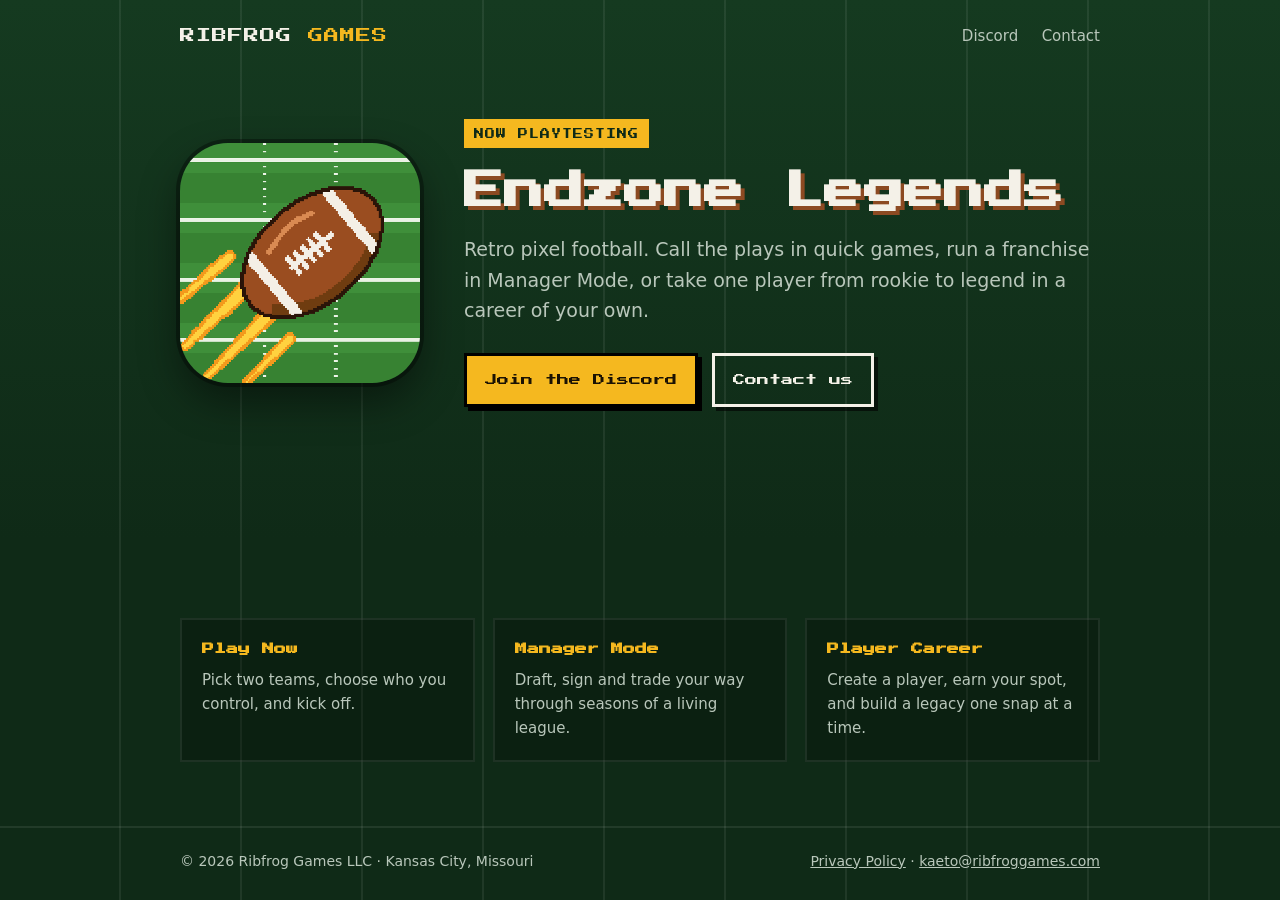
<file: index.html>
<!doctype html>
<html lang="en">
<head>
  <meta charset="utf-8">
  <meta name="viewport" content="width=device-width, initial-scale=1">
  <title>Ribfrog Games</title>
  <meta name="description" content="Ribfrog Games is an independent game studio in Kansas City, Missouri, making Endzone Legends, a retro pixel-art football game.">
  <link rel="icon" type="image/png" href="favicon.png">
  <link rel="apple-touch-icon" href="apple-touch-icon.png">
  <link rel="preconnect" href="https://fonts.googleapis.com">
  <link rel="preconnect" href="https://fonts.gstatic.com" crossorigin>
  <link href="https://fonts.googleapis.com/css2?family=Press+Start+2P&display=swap" rel="stylesheet">
  <link rel="stylesheet" href="style.css">
</head>
<body>
  <header class="site-header">
    <div class="wrap">
      <a class="wordmark" href="/">RIBFROG <span>GAMES</span></a>
      <nav class="nav">
        <a href="https://discord.gg/bfarv9rrSc">Discord</a>
        <a href="mailto:kaeto@ribfroggames.com">Contact</a>
      </nav>
    </div>
  </header>

  <main class="hero">
    <div class="wrap">
      <img class="game-icon" src="endzone-legends-icon.png" alt="Endzone Legends app icon: a pixel-art football flying over the field" width="240" height="240">
      <div>
        <span class="eyebrow">NOW PLAYTESTING</span>
        <h1>Endzone Legends</h1>
        <p class="lede">Retro pixel football. Call the plays in quick games, run a franchise in Manager Mode, or take one player from rookie to legend in a career of your own.</p>
        <div class="buttons">
          <a class="btn btn-primary" href="https://discord.gg/bfarv9rrSc">Join the Discord</a>
          <a class="btn btn-ghost" href="mailto:kaeto@ribfroggames.com">Contact us</a>
        </div>
      </div>
    </div>
  </main>

  <section class="features" aria-label="Game modes">
    <div class="wrap">
      <ul>
        <li>
          <h2>Play Now</h2>
          <p>Pick two teams, choose who you control, and kick off.</p>
        </li>
        <li>
          <h2>Manager Mode</h2>
          <p>Draft, sign and trade your way through seasons of a living league.</p>
        </li>
        <li>
          <h2>Player Career</h2>
          <p>Create a player, earn your spot, and build a legacy one snap at a time.</p>
        </li>
      </ul>
    </div>
  </section>

  <footer class="site-footer">
    <div class="wrap">
      <span>&copy; 2026 Ribfrog Games LLC &middot; Kansas City, Missouri</span>
      <span><a href="privacy.html">Privacy Policy</a> &middot; <a href="mailto:kaeto@ribfroggames.com">kaeto@ribfroggames.com</a></span>
    </div>
  </footer>
</body>
</html>
</file>
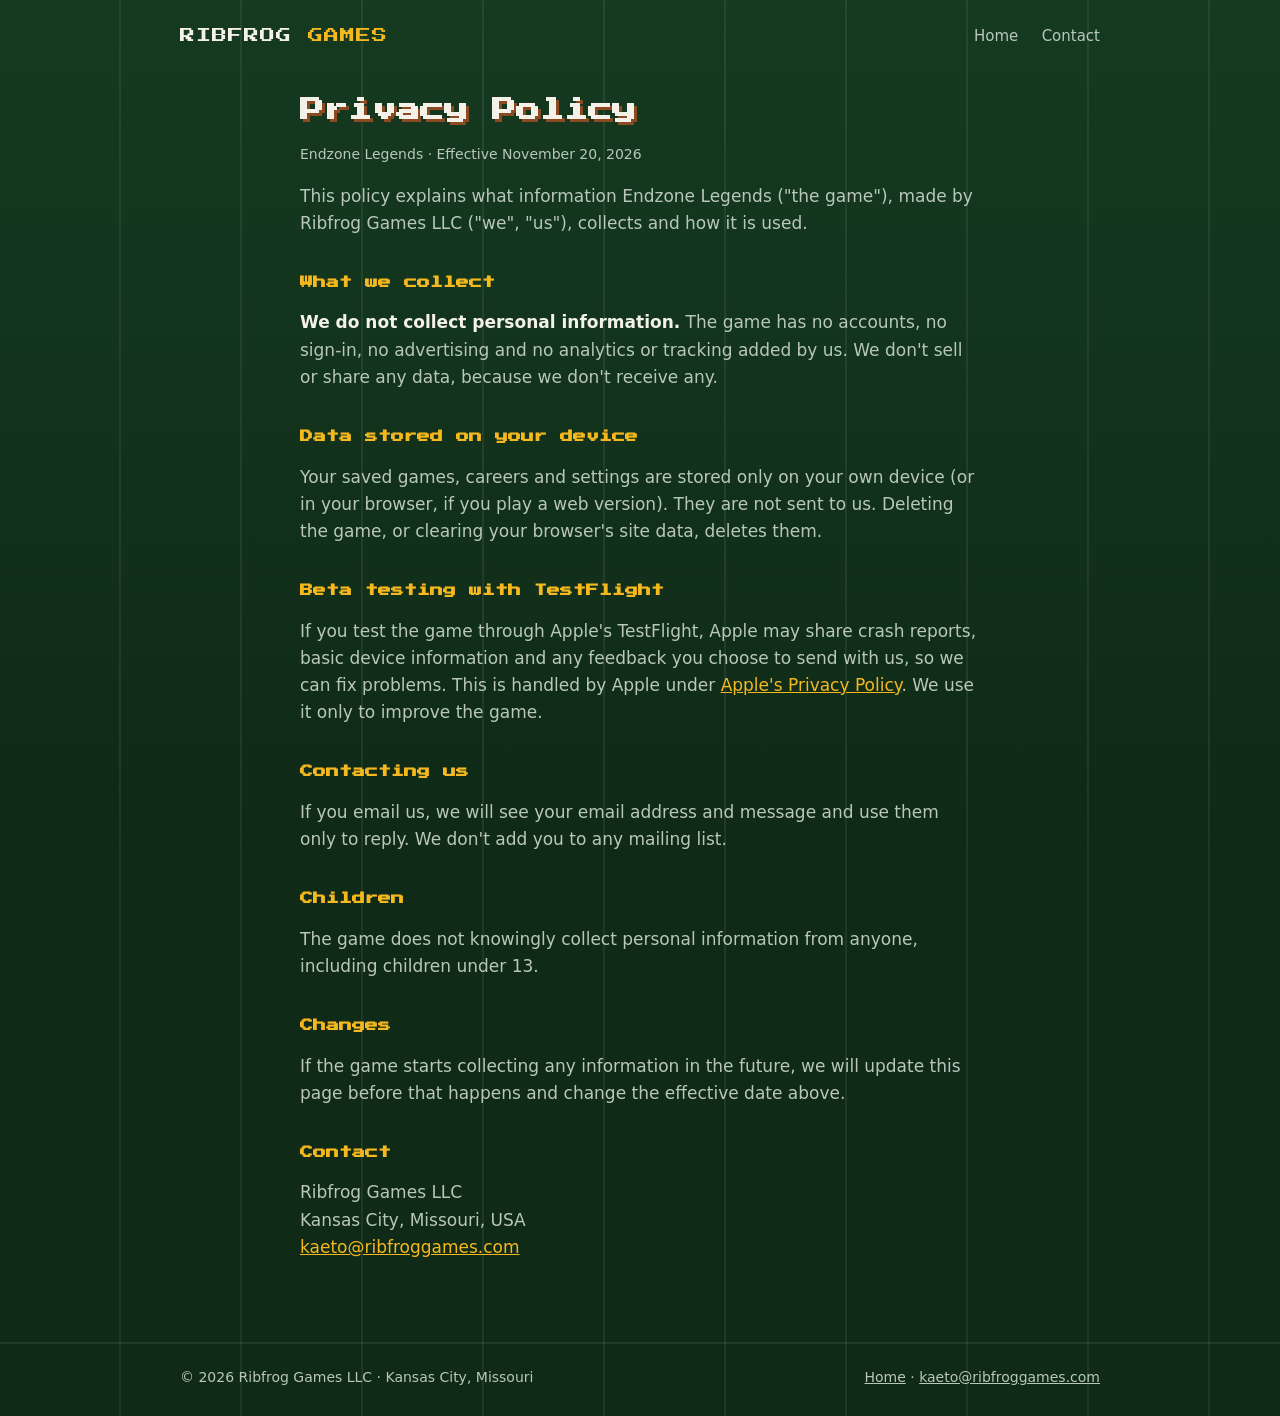
<file: privacy.html>
<!doctype html>
<html lang="en">
<head>
  <meta charset="utf-8">
  <meta name="viewport" content="width=device-width, initial-scale=1">
  <title>Privacy Policy · Ribfrog Games</title>
  <meta name="description" content="Privacy policy for Endzone Legends by Ribfrog Games LLC.">
  <link rel="icon" type="image/png" href="favicon.png">
  <link rel="apple-touch-icon" href="apple-touch-icon.png">
  <link rel="preconnect" href="https://fonts.googleapis.com">
  <link rel="preconnect" href="https://fonts.gstatic.com" crossorigin>
  <link href="https://fonts.googleapis.com/css2?family=Press+Start+2P&display=swap" rel="stylesheet">
  <link rel="stylesheet" href="style.css">
</head>
<body>
  <header class="site-header">
    <div class="wrap">
      <a class="wordmark" href="/">RIBFROG <span>GAMES</span></a>
      <nav class="nav">
        <a href="/">Home</a>
        <a href="mailto:kaeto@ribfroggames.com">Contact</a>
      </nav>
    </div>
  </header>

  <main class="prose">
    <div class="wrap">
      <h1>Privacy Policy</h1>
      <p class="updated">Endzone Legends &middot; Effective November 20, 2026</p>

      <p>This policy explains what information Endzone Legends ("the game"), made by Ribfrog Games LLC ("we", "us"), collects and how it is used.</p>

      <h2>What we collect</h2>
      <p><strong>We do not collect personal information.</strong> The game has no accounts, no sign-in, no advertising and no analytics or tracking added by us. We don't sell or share any data, because we don't receive any.</p>

      <h2>Data stored on your device</h2>
      <p>Your saved games, careers and settings are stored only on your own device (or in your browser, if you play a web version). They are not sent to us. Deleting the game, or clearing your browser's site data, deletes them.</p>

      <h2>Beta testing with TestFlight</h2>
      <p>If you test the game through Apple's TestFlight, Apple may share crash reports, basic device information and any feedback you choose to send with us, so we can fix problems. This is handled by Apple under <a href="https://www.apple.com/legal/privacy/">Apple's Privacy Policy</a>. We use it only to improve the game.</p>

      <h2>Contacting us</h2>
      <p>If you email us, we will see your email address and message and use them only to reply. We don't add you to any mailing list.</p>

      <h2>Children</h2>
      <p>The game does not knowingly collect personal information from anyone, including children under 13.</p>

      <h2>Changes</h2>
      <p>If the game starts collecting any information in the future, we will update this page before that happens and change the effective date above.</p>

      <h2>Contact</h2>
      <p>Ribfrog Games LLC<br>Kansas City, Missouri, USA<br><a href="mailto:kaeto@ribfroggames.com">kaeto@ribfroggames.com</a></p>
    </div>
  </main>

  <footer class="site-footer">
    <div class="wrap">
      <span>&copy; 2026 Ribfrog Games LLC &middot; Kansas City, Missouri</span>
      <span><a href="/">Home</a> &middot; <a href="mailto:kaeto@ribfroggames.com">kaeto@ribfroggames.com</a></span>
    </div>
  </footer>
</body>
</html>
</file>
<file: style.css>
:root {
  --turf: #0f2a17;
  --turf-2: #153a20;
  --line: rgba(255, 255, 255, 0.07);
  --chalk: #f4f1e8;
  --muted: #b9c7bb;
  --gold: #f5b81f;
  --gold-deep: #d9900f;
  --pigskin: #8c4a22;
  --pixel: "Press Start 2P", ui-monospace, monospace;
  --body: system-ui, -apple-system, "Segoe UI", Roboto, sans-serif;
}

* { box-sizing: border-box; }

html, body { margin: 0; }

body {
  background-color: var(--turf);
  /* yard lines */
  background-image:
    repeating-linear-gradient(90deg, transparent 0 119px, var(--line) 119px 121px),
    linear-gradient(180deg, var(--turf-2), var(--turf) 60%);
  color: var(--chalk);
  font: 17px/1.6 var(--body);
  min-height: 100vh;
  display: flex;
  flex-direction: column;
}

a { color: var(--gold); }
a:hover { color: #ffd45c; }

.wrap { width: 100%; max-width: 960px; margin: 0 auto; padding: 0 20px; }

/* header */
.site-header { padding: 22px 0; }
.site-header .wrap { display: flex; align-items: center; justify-content: space-between; gap: 16px; }
.wordmark {
  font-family: var(--pixel);
  font-size: 15px;
  letter-spacing: 1px;
  color: var(--chalk);
  text-decoration: none;
}
.wordmark span { color: var(--gold); }
.nav a { color: var(--muted); text-decoration: none; font-size: 15px; margin-left: 18px; }
.nav a:hover { color: var(--chalk); }

/* hero */
.hero { padding: 48px 0 64px; flex: 1; }
.hero .wrap { display: grid; grid-template-columns: 240px 1fr; gap: 44px; align-items: center; }
.game-icon {
  width: 240px; height: 240px;
  border-radius: 48px;
  image-rendering: pixelated;
  box-shadow: 0 0 0 4px rgba(0,0,0,0.35), 0 18px 40px rgba(0,0,0,0.45);
}
.eyebrow {
  display: inline-block;
  font-family: var(--pixel);
  font-size: 10px;
  letter-spacing: 1px;
  color: var(--turf);
  background: var(--gold);
  padding: 7px 10px 6px;
  margin-bottom: 18px;
}
h1 {
  font-family: var(--pixel);
  font-size: 40px;
  line-height: 1.25;
  margin: 0 0 18px;
  color: var(--chalk);
  text-shadow: 4px 4px 0 var(--pigskin);
}
.lede { font-size: 19px; color: var(--muted); margin: 0 0 28px; max-width: 34em; }

.buttons { display: flex; flex-wrap: wrap; gap: 14px; }
.btn {
  font-family: var(--pixel);
  font-size: 12px;
  text-decoration: none;
  padding: 15px 18px 13px;
  border: 3px solid #000;
  box-shadow: 4px 4px 0 #000;
  transition: transform 0.08s, box-shadow 0.08s;
}
.btn:active { transform: translate(3px, 3px); box-shadow: 1px 1px 0 #000; }
.btn-primary { background: var(--gold); color: #1b1203; }
.btn-primary:hover { background: #ffc93a; color: #1b1203; }
.btn-ghost { background: transparent; color: var(--chalk); border-color: var(--chalk); box-shadow: 4px 4px 0 rgba(0,0,0,0.6); }
.btn-ghost:hover { color: var(--gold); border-color: var(--gold); }

/* features */
.features { padding: 0 0 64px; }
.features ul {
  list-style: none; margin: 0; padding: 0;
  display: grid; grid-template-columns: repeat(3, 1fr); gap: 18px;
}
.features li {
  background: rgba(0, 0, 0, 0.25);
  border: 2px solid rgba(255, 255, 255, 0.08);
  padding: 20px;
}
.features h2 { font-family: var(--pixel); font-size: 12px; color: var(--gold); margin: 0 0 10px; line-height: 1.5; }
.features p { margin: 0; color: var(--muted); font-size: 15px; }

/* prose pages (privacy) */
.prose { padding: 24px 0 64px; flex: 1; }
.prose .wrap { max-width: 720px; }
.prose h1 { font-size: 24px; text-shadow: 3px 3px 0 var(--pigskin); }
.prose h2 { font-family: var(--pixel); font-size: 13px; color: var(--gold); margin: 36px 0 10px; line-height: 1.5; }
.prose p, .prose li { color: var(--muted); }
.prose strong { color: var(--chalk); }
.updated { font-size: 14px; color: var(--muted); }

/* footer */
.site-footer { border-top: 2px solid rgba(255,255,255,0.08); padding: 22px 0 28px; font-size: 14px; color: var(--muted); }
.site-footer .wrap { display: flex; flex-wrap: wrap; justify-content: space-between; gap: 10px; }
.site-footer a { color: var(--muted); }
.site-footer a:hover { color: var(--chalk); }

@media (max-width: 760px) {
  .hero { padding-top: 20px; }
  .hero .wrap { grid-template-columns: 1fr; gap: 28px; text-align: center; justify-items: center; }
  .game-icon { width: 168px; height: 168px; border-radius: 36px; }
  h1 { font-size: 28px; }
  .lede { font-size: 17px; }
  .buttons { justify-content: center; }
  .features ul { grid-template-columns: 1fr; }
  .nav a { margin-left: 12px; font-size: 14px; }
  .wordmark { font-size: 12px; }
}
</file>
